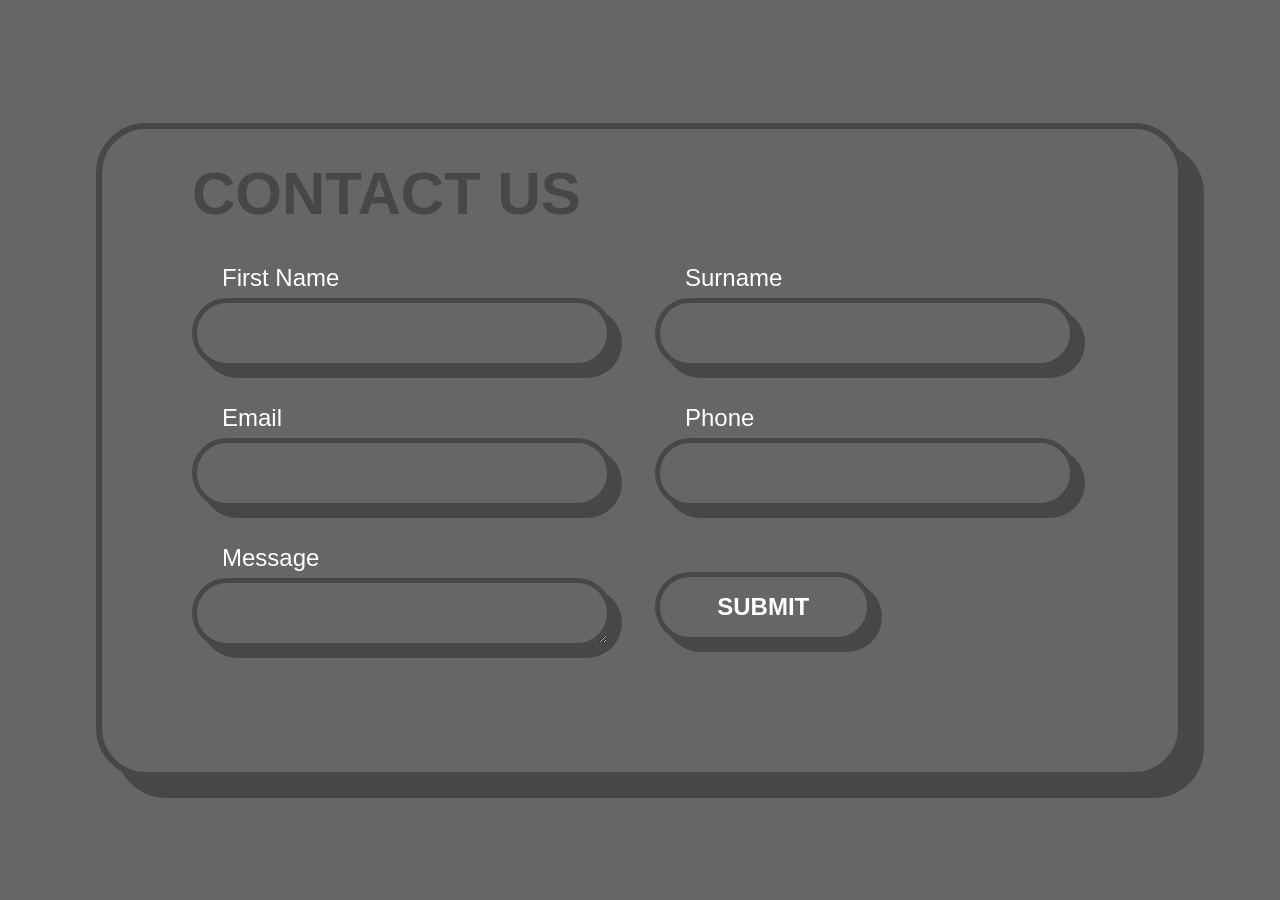
<file: task 4/index.html>
<!DOCTYPE html>
<html lang="en">
<head>
    <meta charset="UTF-8">
    <meta name="viewport" content="width=device-width, initial-scale=1.0">
    <title>contact us</title>
    <link rel="stylesheet" href="style.css">
</head>
<body>
    <div class="card">
        <h2>Contact Us</h2>
        <div class="row">
          <div class="col">
            <div class="form-group">
              <label>First Name</label>
              <input type="text">
            </div>
          </div>
      
          <div class="col">
            <div class="form-group">
              <label>Surname</label>
              <input type="text">
            </div>
          </div>
      
          <div class="col">
            <div class="form-group">
              <label>Email</label>
              <input type="text">
            </div>
          </div>
      
          <div class="col">
            <div class="form-group">
              <label>Phone</label>
              <input type="text">
            </div>
          </div>
      
          <div class="col">
            <div class="form-group">
              <label>Message</label>
              <textarea></textarea>
            </div>
          </div>
      
          <div class="col">
            <input type="submit" value="Submit">
          </div>
        </div>
      </div>
</body>
</html>
</file>
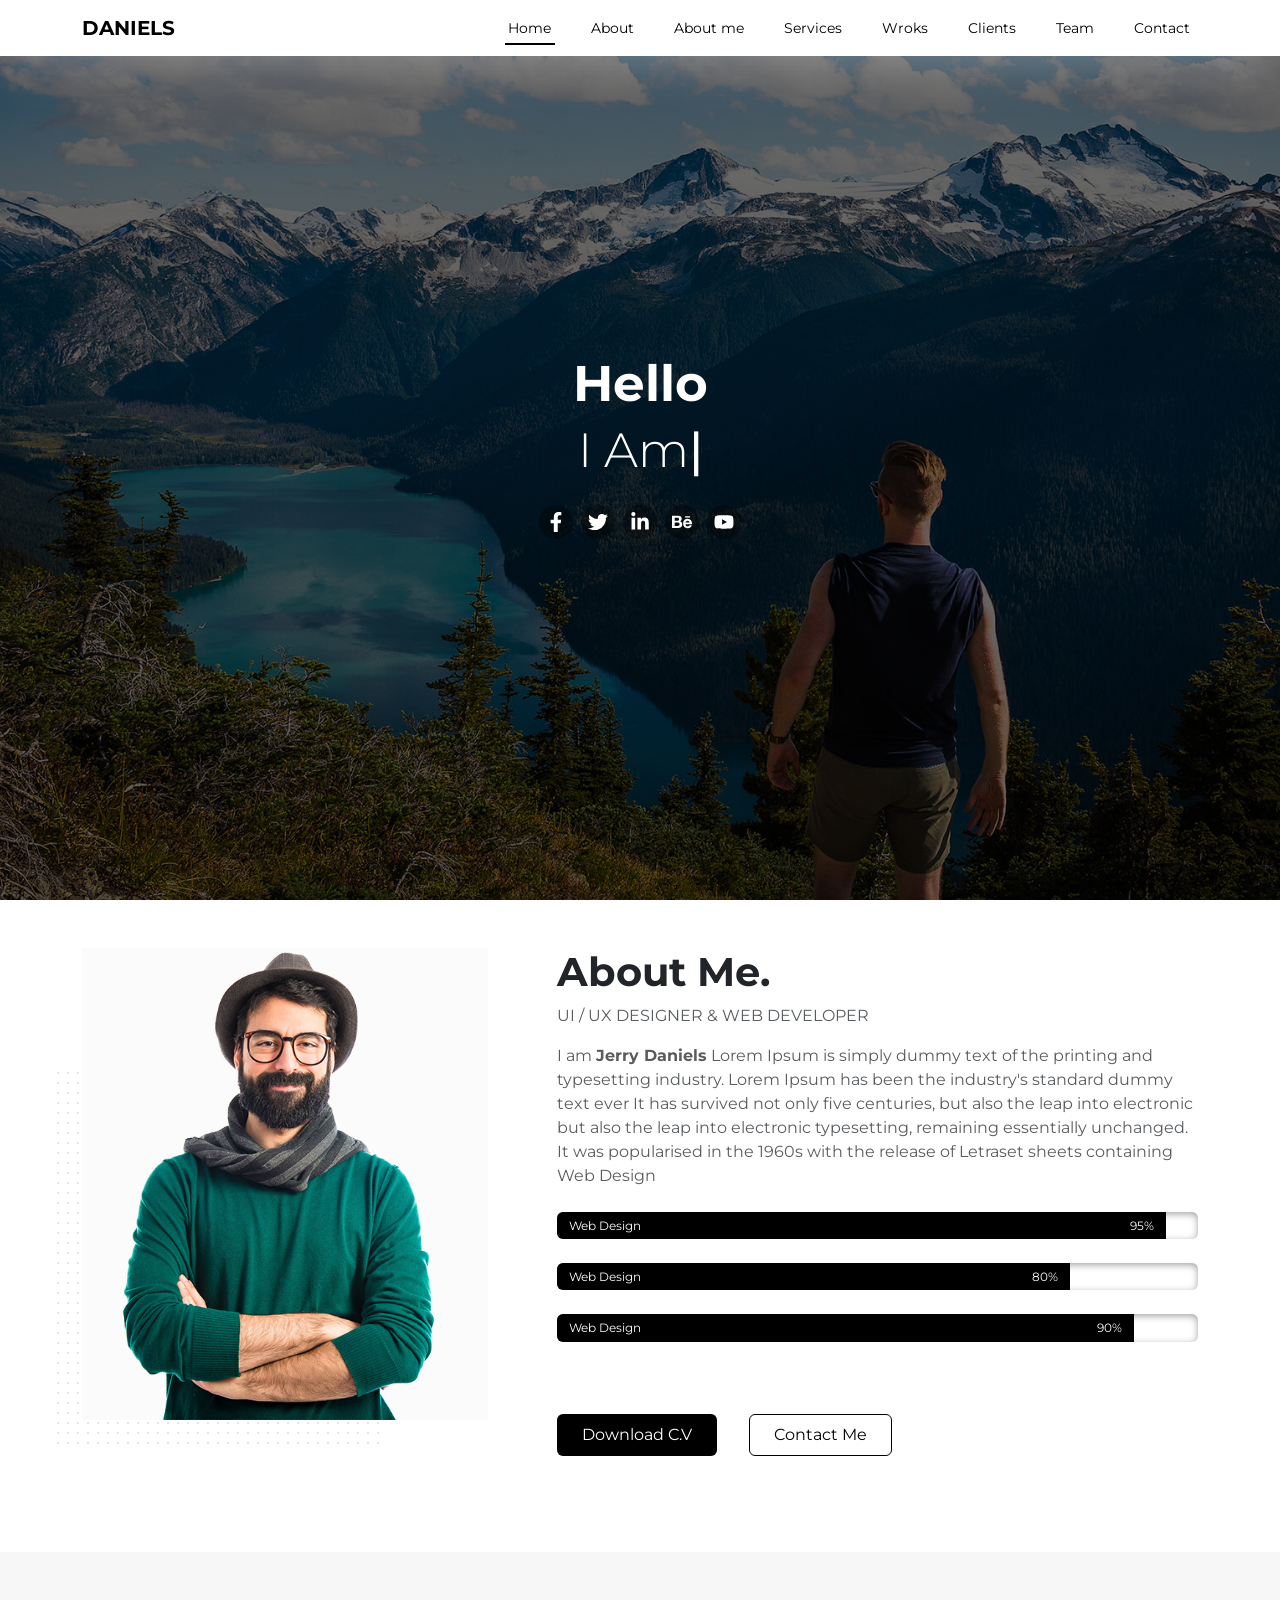
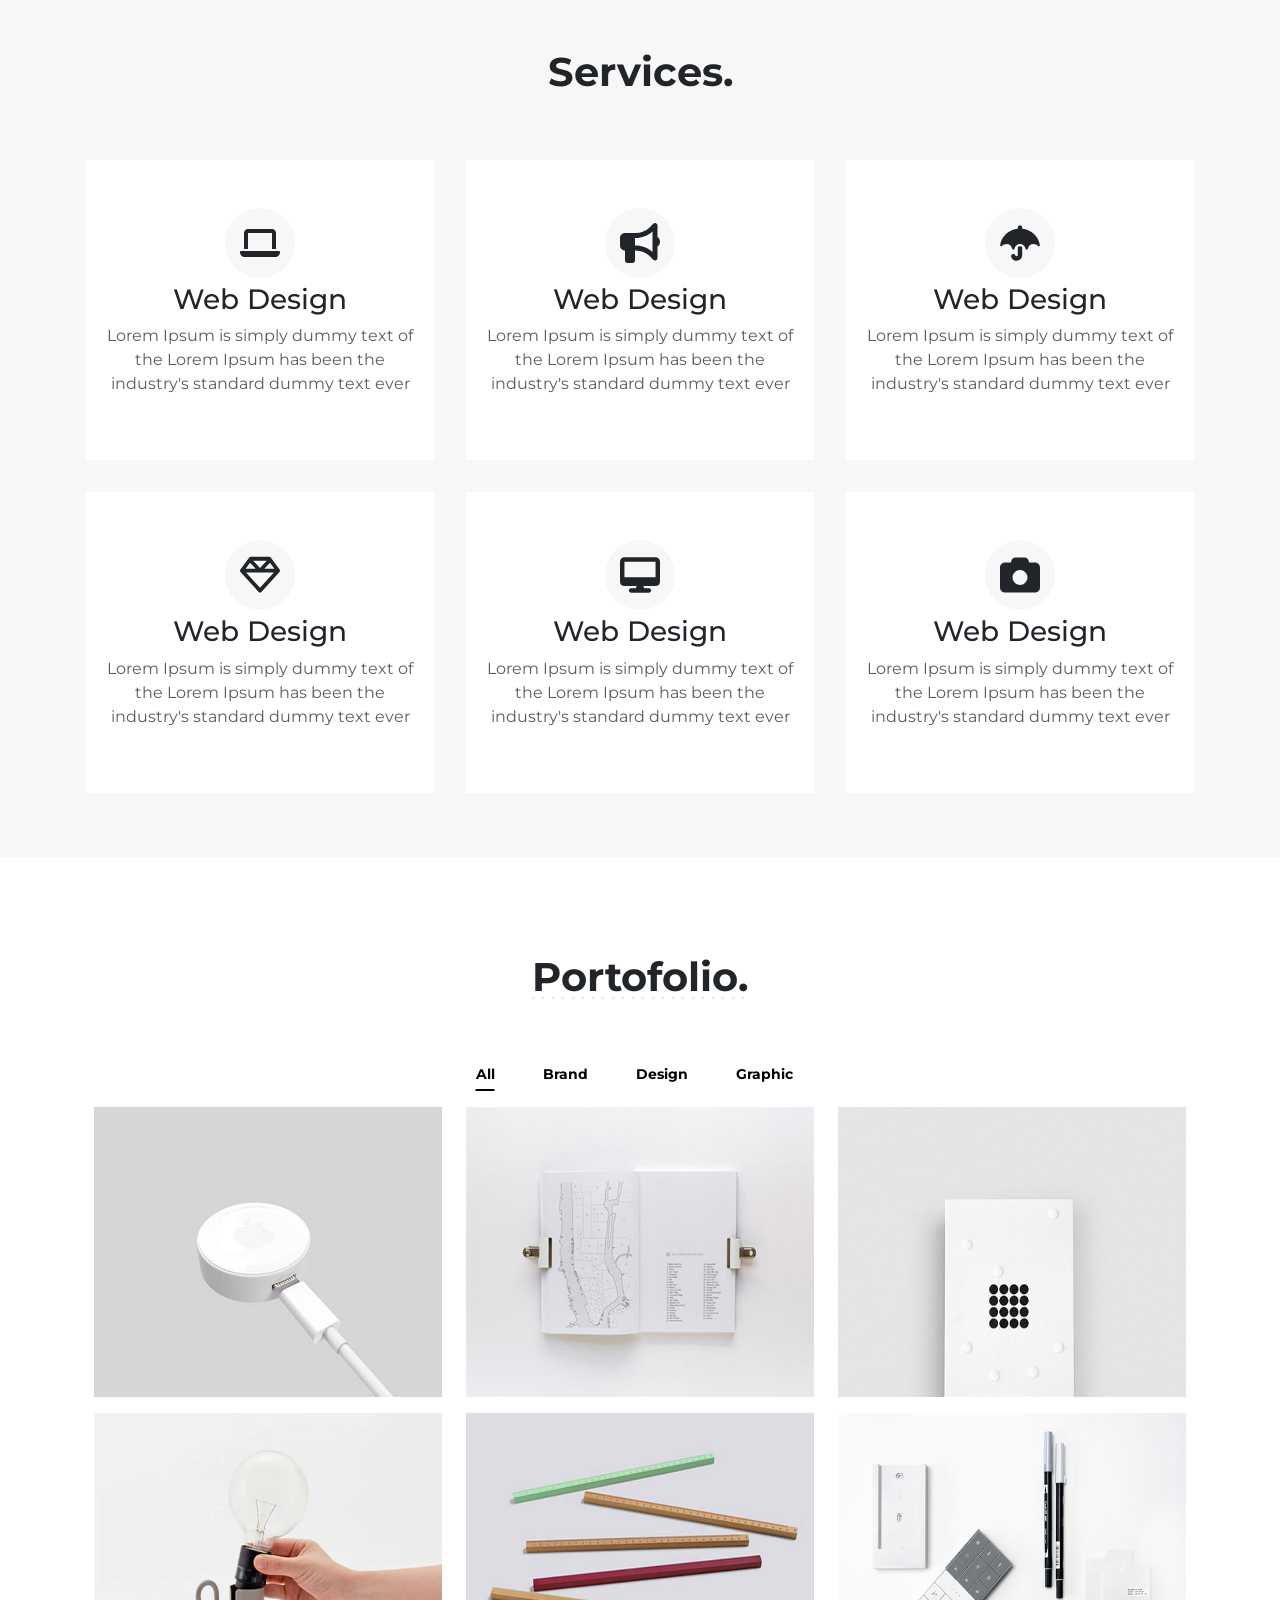
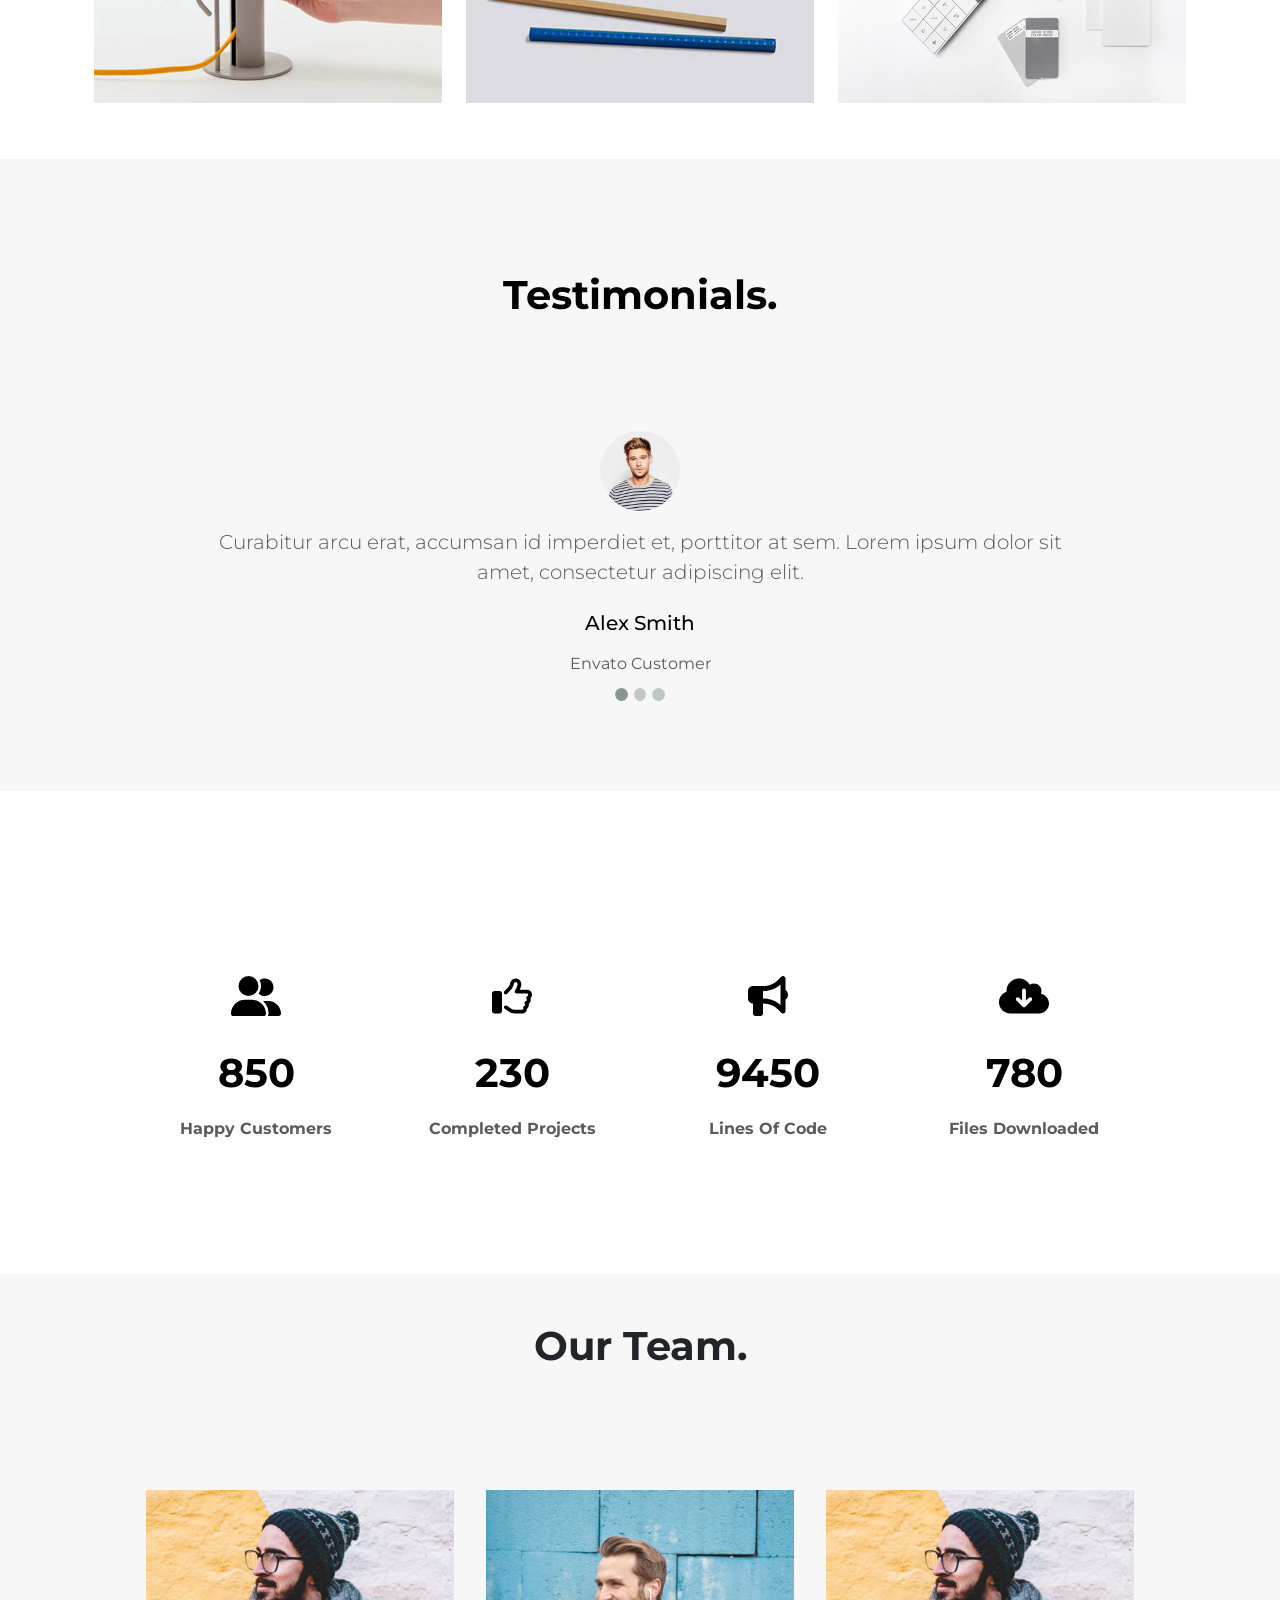
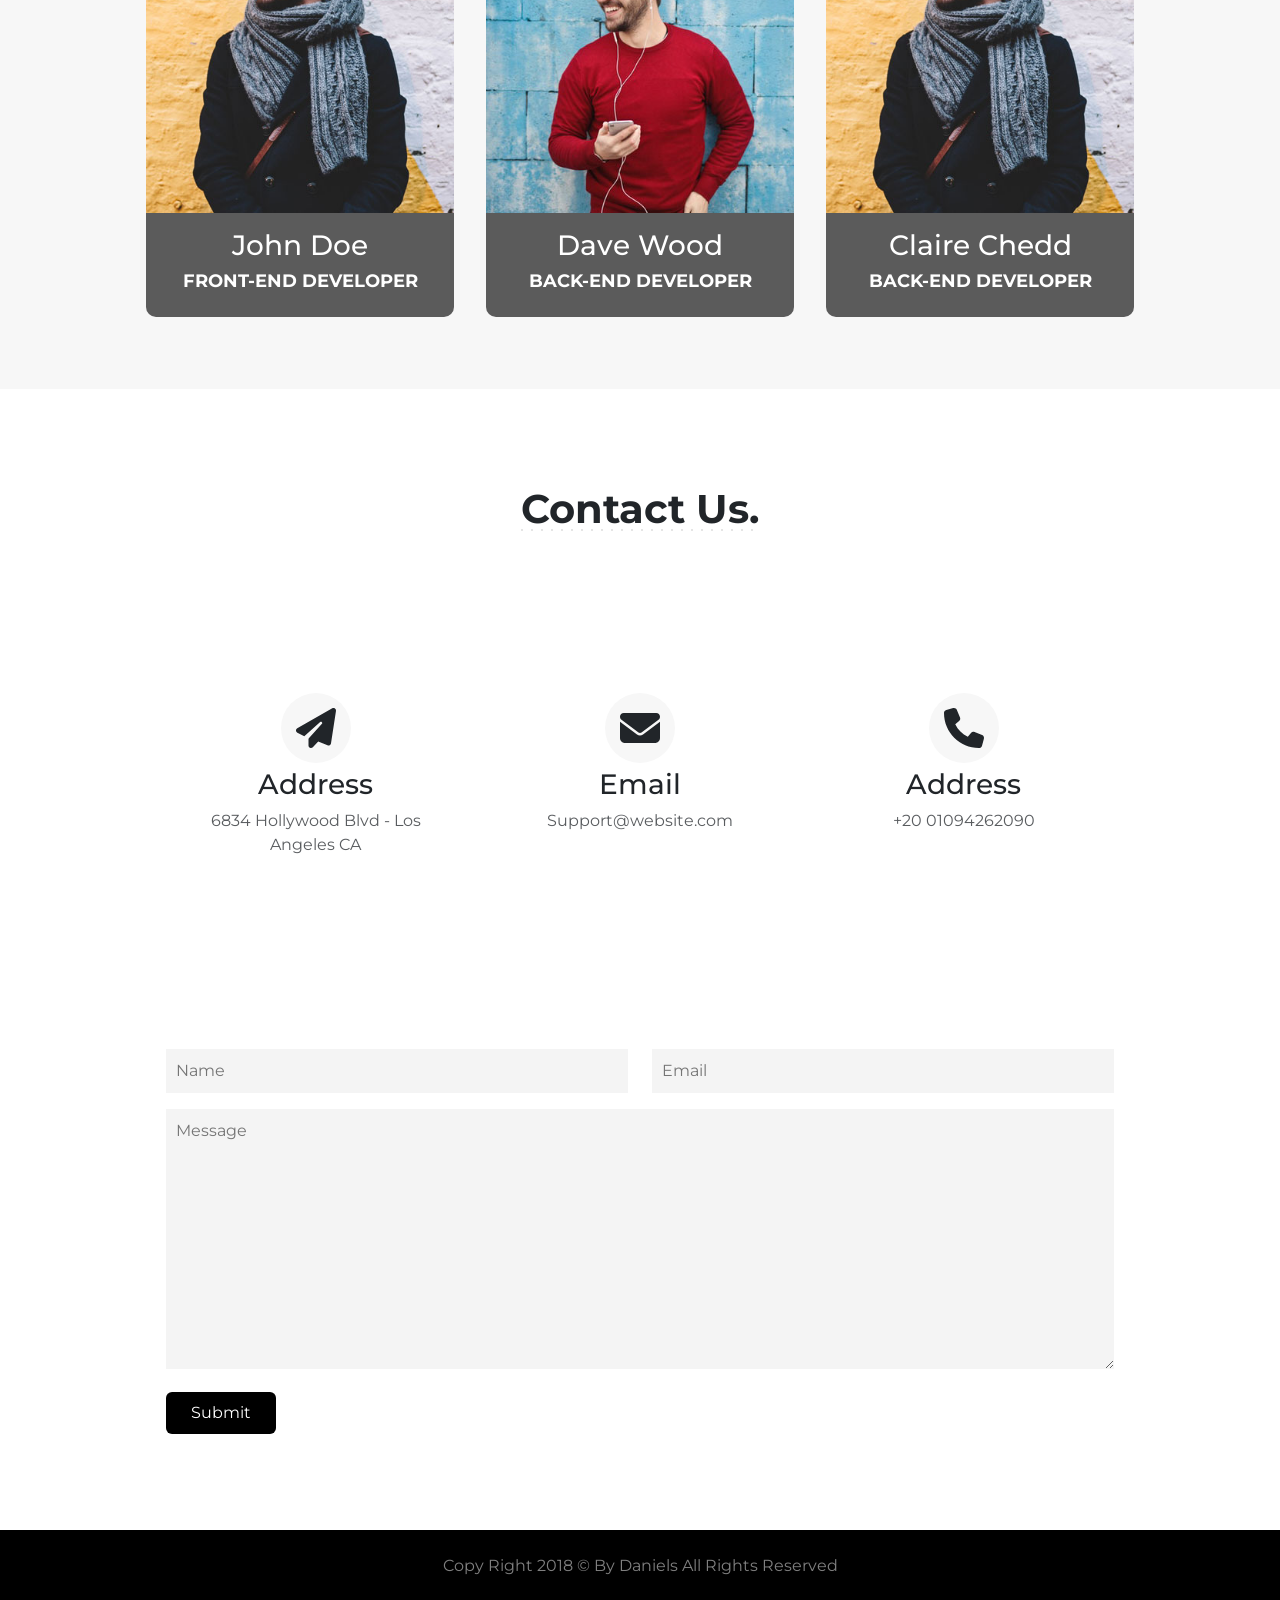
<file: exam/exam4/index.html>
<!DOCTYPE html>
<html lang="en">
<head>
    <meta charset="UTF-8">
    <meta name="viewport" content="width=device-width, initial-scale=1.0">
    <link rel="stylesheet" href="css/all.min.css">
    <link rel="stylesheet" href="css/bootstrap.min.css">
    <link rel="stylesheet" href="css/exam.css">
    <link href="https://fonts.googleapis.com/css2?family=Montserrat:wght@100;200;300;400;500;600;700;800;900&display=swap" rel="stylesheet">
    <script src="js/all.min.js"></script>
    <script src="js/bootstrap.bundle.min.js"></script>
    <title>Exam</title>
</head>
<body data-bs-spy="scroll" data-bs-target="#navbar">
    <!-- Start Nav Bar -->
        <nav  id="navbar" class="navbar navbar-expand-lg bg-white position-fixed w-100">
        <div class="container">
            <a class="navbar-brand text-black fw-bolder" href="#">DANIELS</a>
  <button class="navbar-toggler" type="button" data-bs-toggle="collapse" data-bs-target="#main" aria-controls="main" aria-expanded="false" aria-label="Toggle navigation">
      <i class="fa-solid fa-bars"></i>
  </button>
  <div class="collapse navbar-collapse" id="main">
      <ul class="navbar-nav ms-auto my-2 my-lg-0 d-flex justify-content-between gap-4" style="--bs-scroll-height: 100px;">
      <li class="nav-item">
          <a class="nav-link text-black position-relative active" aria-current="page" href="#home">Home</a>
      </li>
      <li class="nav-item">
          <a class="nav-link position-relative " href="About.html #about">About</a>
      </li>
      <li class="nav-item">
        <a class="nav-link position-relative " href="#about">About me</a>
    </li>
      <li class="nav-item">
          <a class="nav-link position-relative " href="#services">Services</a>
      </li>
      <li class="nav-item">
          <a class="nav-link position-relative " href="#works">Wroks</a>
      </li>
      <li class="nav-item">
          <a class="nav-link position-relative "  href="#clients">Clients</a>
      </li>
      <li class="nav-item">
          <a class="nav-link position-relative " href="#team">Team</a>
      </li>
      <li class="nav-item">
          <a class="nav-link position-relative " href="#contact">Contact</a>
      </li>
      </ul>
  </div>
                        </div>
                      </nav>
    <!-- End Nav Bar -->
    <!-- Start Home-seection -->
    <section id="home" class="home-section d-flex justify-content-center align-items-center position-relative" style="background-image: linear-gradient(rgba(0, 0, 0, 0.593),rgba(0, 0, 0, 0.593)),url(images/bg.jpg); background-position: center center; background-size: cover; height: 100vh;">
        <div class="container">
            <div class="row">
                <div class="home-text text-center text-white">
                    <h1 class="fw-bolder">Hello</h1>
                    <h5><span class="fw-light">I Am</span></h5>
                    <div class="home-social mt-4">
                        <a href=""><span><i class="fa-brands fa-facebook-f"></i></span></a>
                        <a href=""><span><i class="fa-brands fa-twitter"></i></span></a>
                        <a href=""><span><i class="fa-brands fa-linkedin-in"></i></span></a>
                        <a href=""><span><i class="fa-brands fa-behance"></i></span></a>
                        <a href=""><span><i class="fa-brands fa-youtube"></i></span></a>
                 </div>
                </div>
            </div>      
        </div>
    </section>
    <!-- End Home-seection -->

    <!-- Start About Me Section -->
    <section id="about" class="about my-5">
        <div class="container">
            <div class="row">
                <div class="col-md-12">
                    <div class="row">
                        <div class="col-md-5 ">
                            <div class="about-img p-0 ">
  <img src="images/hero.jpg" class=" w-100" alt="hero">
                            </div>
                        </div>
                        <div class="col-md-7 ">
                            <div class="about-content">
  <h2 class="about-title fw-bolder">About Me.</h2>
  <p class="about-subtitle text-muted">UI / UX DESIGNER & WEB DEVELOPER</p>
  <p class="text-muted">I am <Span class="fw-bold">Jerry Daniels</Span> Lorem Ipsum is simply dummy text of the printing and typesetting industry. Lorem Ipsum has been the industry's standard dummy text ever It has survived not only five centuries, but also the leap into electronic but also the leap into electronic typesetting, remaining essentially unchanged. It was popularised in the 1960s with the release of Letraset sheets containing Web Design</p>
  <div class="progress bg-white my-4">
      <div class="progress-bar bg-black px-2 " role="progressbar" style="width: 95%;" aria-valuenow="25" aria-valuemin="0" aria-valuemax="100"><div class="progress-bar-content  d-flex justify-content-between ps-1 pe-1"><span> Web Design</span> <span>95%</span></div></div>
    </div>
  <div class="progress bg-white my-4">
      <div class="progress-bar bg-black px-2 " role="progressbar" style="width: 80%;" aria-valuenow="25" aria-valuemin="0" aria-valuemax="100"><div class="progress-bar-content  d-flex justify-content-between ps-1 pe-1"><span> Web Design</span> <span>80%</span></div></div>
    </div>
  <div class="progress bg-white my-4">
      <div class="progress-bar bg-black px-2 " role="progressbar" style="width: 90%;" aria-valuenow="25" aria-valuemin="0" aria-valuemax="100"><div class="progress-bar-content  d-flex justify-content-between ps-1 pe-1"><span> Web Design</span> <span>90%</span></div></div>
    </div>
    <div class="btn-group my-5">
      <a href="" class="btn btn-1 p-2 px-4 text-center  me-3 rounded">Download C.V</a>
      <a href="" class="btn btn-2 p-2 px-4 text-center  ms-3 rounded">Contact Me</a>

    </div>
                            </div>
                        </div>
                    </div>
                </div>
            </div>
        </div>
    </section>
    <!-- End About Me Section -->
    <!-- Start Services Section -->
    <section id="services" class="services my-5 pb-5 ">
        <div class="container ">
            <div class="title-container d-flex justify-content-center"><h2 class="services-title fw-bolder text-center my-5 position-relative ">Services.</h2></div>

            <div class="row">
                <div class="col-md-4 py-3 px-3 ">
                    <div class="services-box bg-white text-center py-5 px-3 ">
                        <div class="services-icon">
                            <span class="services-span">
  <i class="fa-solid fa-laptop"></i>
                            </span>
                        </div>
                        <div class="services-box-info text-center">
                            <h3>Web Design</h3>
                            <p class="text-muted">Lorem Ipsum is simply dummy text of the Lorem Ipsum has been the industry's standard dummy text ever</p>
                        </div>
                    </div>
                </div>
                <div class="col-md-4 py-3 px-3 ">
                    <div class="services-box bg-white text-center py-5 px-3 ">
                        <div class="services-icon">
                            <span class="services-span">
  <i class="fa-solid fa-bullhorn"></i>
                            </span>
                        </div>
                        <div class="services-box-info text-center">
                            <h3>Web Design</h3>
                            <p class="text-muted">Lorem Ipsum is simply dummy text of the Lorem Ipsum has been the industry's standard dummy text ever</p>
                        </div>
                    </div>
                </div>
                <div class="col-md-4 py-3 px-3 ">
                    <div class="services-box bg-white text-center py-5 px-3 ">
                        <div class="services-icon">
                            <span class="services-span">
  <i class="fa-solid fa-umbrella"></i>
                            </span>
                        </div>
                        <div class="services-box-info text-center">
                            <h3>Web Design</h3>
                            <p class="text-muted">Lorem Ipsum is simply dummy text of the Lorem Ipsum has been the industry's standard dummy text ever</p>
                        </div>
                    </div>
                </div>
                <div class="col-md-4 py-3 px-3 ">
                    <div class="services-box bg-white text-center py-5 px-3 ">
                        <div class="services-icon">
                            <span class="services-span">
  <i class="fa-regular fa-gem"></i>
                            </span>
                        </div>
                        <div class="services-box-info text-center">
                            <h3>Web Design</h3>
                            <p class="text-muted">Lorem Ipsum is simply dummy text of the Lorem Ipsum has been the industry's standard dummy text ever</p>
                        </div>
                    </div>
                </div>
                <div class="col-md-4 py-3 px-3 ">
                    <div class="services-box bg-white text-center py-5 px-3 ">
                        <div class="services-icon">
                            <span class="services-span">
  <i class="fa-solid fa-desktop"></i>
                            </span>
                        </div>
                        <div class="services-box-info text-center">
                            <h3>Web Design</h3>
                            <p class="text-muted">Lorem Ipsum is simply dummy text of the Lorem Ipsum has been the industry's standard dummy text ever</p>
                        </div>
                    </div>
                </div>
                <div class="col-md-4 py-3 px-3 ">
                    <div class="services-box bg-white text-center py-5 px-3 ">
                        <div class="services-icon">
                            <span class="services-span">
  <i class="fa-solid fa-camera"></i>
                            </span>
                        </div>
                        <div class="services-box-info text-center">
                            <h3>Web Design</h3>
                            <p class="text-muted">Lorem Ipsum is simply dummy text of the Lorem Ipsum has been the industry's standard dummy text ever</p>
                        </div>
                    </div>
                </div>
    </section>

    <!-- End Services Section -->
    <!-- Start Portofolio Section -->
    <section id="works" class="portofolio">
        <div class="container ">
            <div class="row">
                <div class="title-container d-flex justify-content-center"><h2 class="services-title fw-bolder text-center my-5 position-relative ">Portofolio.</h2></div>

                <ul class="nav nav-tabs  border-0 d-flex justify-content-center align-items-center mx-auto" id="myTab" role="tablist">
                    <li class="nav-item border-0 mx-4" role="presentation">
                      <button class="nav-link text-black active border-0 fw-bolder" id="all-tab" data-bs-toggle="tab" data-bs-target="#all" type="button" role="tab" aria-controls="all" aria-selected="true">All</button>
                    </li>
                    <li class="nav-item  border-0 mx-4" role="presentation">
                      <button class="nav-link border-0 text-black fw-bolder" id="brand-tab" data-bs-toggle="tab" data-bs-target="#brand" type="button" role="tab" aria-controls="brand" aria-selected="false">Brand</button>
                    </li>
                    <li class="nav-item  border-0 mx-4" role="presentation">
                      <button class="nav-link border-0 text-black fw-bolder" id="design-tab" data-bs-toggle="tab" data-bs-target="#design" type="button" role="tab" aria-controls="design" aria-selected="false">Design</button>
                    </li>
                    <li class="nav-item  border-0 mx-4" role="presentation">
                      <button class="nav-link border-0 text-black fw-bolder" id="graphic-tab" data-bs-toggle="tab" data-bs-target="#graphic" type="button" role="tab" aria-controls="graphic" aria-selected="false">Graphic</button>
                    </li>
                  </ul>
                  <div class="tab-content" id="myTabContent">
                    <div class="tab-pane fade show active" id="all" role="tabpanel" aria-labelledby="home-tab">
                        <div class="container">
                            <div class="row">
  <div class="col-lg-4 col-md-6 py-1 px-1">
      <div class="port-box width-test py-1 px-2 ">
          <div class="port-img">
              <img src="images/1.jpg" class="w-100" alt="">
              <div class="port-overlay">
                  <div class="overlay-content">
                      <h6 class="my-3">web Desgin</h6>
                      <div class="overlay-icons">
                          <span><i class="fa-solid fa-link"></i></span>
                          <span><i class="fa-solid fa-magnifying-glass-plus"></i></span>
                      </div>
                  </div>
              </div>
          </div>
      </div>
  </div>  
  <div class="col-lg-4 col-md-6 py-1 px-1">
      <div class="port-box width-test py-1 px-2">
          <div class="port-img">
              <img src="images/2.jpg" class="w-100" alt="">
              <div class="port-overlay">
                  <div class="overlay-content">
                      <h6 class="my-3">web Desgin</h6>
                      <div class="overlay-icons">
                          <span><i class="fa-solid fa-link"></i></span>
                          <span><i class="fa-solid fa-magnifying-glass-plus"></i></span>
                      </div>
                  </div>
              </div>
          </div>
      </div>
  </div>  
  <div class="col-lg-4 col-md-6 py-1 px-1">
      <div class="port-box width-test py-1 px-2 ">
          <div class="port-img">
              <img src="images/3.jpg" class="w-100" alt="">
              <div class="port-overlay">
                  <div class="overlay-content">
                      <h6 class="my-3">web Desgin</h6>
                      <div class="overlay-icons">
                          <span><i class="fa-solid fa-link"></i></span>
                          <span><i class="fa-solid fa-magnifying-glass-plus"></i></span>
                      </div>
                  </div>
              </div>
          </div>
      </div>
  </div>  
  <div class="col-lg-4 col-md-6 py-1 px-1">
      <div class="port-box width-test py-1 px-2 ">
          <div class="port-img">
              <img src="images/4.jpg" class="w-100" alt="">
              <div class="port-overlay">
                  <div class="overlay-content">
                      <h6 class="my-3">web Desgin</h6>
                      <div class="overlay-icons">
                          <span><i class="fa-solid fa-link"></i></span>
                          <span><i class="fa-solid fa-magnifying-glass-plus"></i></span>
                      </div>
                  </div>
              </div>
          </div>
      </div>
  </div>  
  <div class="col-lg-4 col-md-6 py-1 px-1">
      <div class="port-box width-test py-1 px-2 ">
          <div class="port-img">
              <img src="images/5.jpg" class="w-100" alt="">
              <div class="port-overlay">
                  <div class="overlay-content">
                      <h6 class="my-3">web Desgin</h6>
                      <div class="overlay-icons">
                          <span><i class="fa-solid fa-link"></i></span>
                          <span><i class="fa-solid fa-magnifying-glass-plus"></i></span>
                      </div>
                  </div>
              </div>
          </div>
      </div>
  </div>  
  <div class="col-lg-4 col-md-6 py-1 px-1">
      <div class="port-box width-test py-1 px-2 ">
          <div class="port-img">
              <img src="images/6 (1).jpg" class="w-100" alt="">
              <div class="port-overlay">
                  <div class="overlay-content">
                      <h6 class="my-3">web Desgin</h6>
                      <div class="overlay-icons">
                          <span><i class="fa-solid fa-link"></i></span>
                          <span><i class="fa-solid fa-magnifying-glass-plus"></i></span>
                      </div>
                  </div>
              </div>
          </div>
      </div>
  </div>  
                            </div>
                        </div>
                    </div>
                    <!-- ============================================================================== -->
                    <div class="tab-pane fade" id="brand" role="tabpanel" aria-labelledby="profile-tab">
                        <div class="container">
                            <div class="row">
  <div class="col-lg-4 col-md-6 py-1 px-1">
      <div class="port-box width-test px-2 ">
          <div class="port-img">
              <img src="images/4.jpg" class="w-100" alt="">
              <div class="port-overlay">
                  <div class="overlay-content">
                      <h6 class="my-3">web Desgin</h6>
                      <div class="overlay-icons">
                          <span><i class="fa-solid fa-link"></i></span>
                          <span><i class="fa-solid fa-magnifying-glass-plus"></i></span>
                      </div>
                  </div>
              </div>
          </div>
      </div>
  </div>  
  <div class="col-lg-4 col-md-6 py-1 px-1">
      <div class="port-box width-test px-2 ">
          <div class="port-img">
              <img src="images/6 (1).jpg" class="w-100" alt="">
              <div class="port-overlay">
                  <div class="overlay-content">
                      <h6 class="my-3">web Desgin</h6>
                      <div class="overlay-icons">
                          <span><i class="fa-solid fa-link"></i></span>
                          <span><i class="fa-solid fa-magnifying-glass-plus"></i></span>
                      </div>
                  </div>
              </div>
          </div>
      </div>
  </div>  
                            </div>
                        </div>
                    </div>
                    <div class="tab-pane fade" id="design" role="tabpanel" aria-labelledby="contact-tab">
                        <div class="container">
                            <div class="row">
  <div class="col-lg-4 col-md-6 py-1 px-1">
      <div class="port-box width-test px-2 ">
          <div class="port-img">
              <img src="images/2.jpg" class="w-100" alt="">
              <div class="port-overlay">
                  <div class="overlay-content">
                      <h6 class="my-3">web Desgin</h6>
                      <div class="overlay-icons">
                          <span><i class="fa-solid fa-link"></i></span>
                          <span><i class="fa-solid fa-magnifying-glass-plus"></i></span>
                      </div>
                  </div>
              </div>
          </div>
      </div>
  </div>  
  <div class="col-lg-4 col-md-6 py-1 px-1">
      <div class="port-box width-test px-2">
          <div class="port-img">
              <img src="images/5.jpg" class="w-100" alt="">
              <div class="port-overlay">
                  <div class="overlay-content">
                      <h6 class="my-3">web Desgin</h6>
                      <div class="overlay-icons">
                          <span><i class="fa-solid fa-link"></i></span>
                          <span><i class="fa-solid fa-magnifying-glass-plus"></i></span>
                      </div>
                  </div>
              </div>
          </div>
      </div>
  </div> 
                            </div>
                        </div>
                    </div>
                    <div class="tab-pane fade" id="graphic" role="tabpanel" aria-labelledby="contact-tab">
                        <div class="container">
                            <div class="row">
                            <div class="col-lg-4 col-md-6 py-1 px-1 ">
                            <div class="port-box width-test px-2  ">
  <div class="port-img">
      <img src="images/1.jpg" class="w-100" alt="">
      <div class="port-overlay">
          <div class="overlay-content">
              <h6 class="my-3">web Desgin</h6>
              <div class="overlay-icons">
                  <span><i class="fa-solid fa-link"></i></span>
                  <span><i class="fa-solid fa-magnifying-glass-plus"></i></span>
              </div>
          </div>
      </div>
  </div>
                            </div>
                        </div>  
                        <div class="col-lg-4 col-md-6 py-1 px-1">
                            <div class="port-box width-test  px-2">
  <div class="port-img">
      <img src="images/3.jpg" class="w-100" alt="">
      <div class="port-overlay">
          <div class="overlay-content">
              <h6 class="my-3">web Desgin</h6>
              <div class="overlay-icons">
                  <span><i class="fa-solid fa-link"></i></span>
                  <span><i class="fa-solid fa-magnifying-glass-plus"></i></span>
              </div>
          </div>
      </div>
  </div>
                            </div>
                        </div>  
                        <div class="col-lg-4 col-md-6 py-1 px-1">
                            <div class="port-box width-test px-2">
  <div class="port-img">
      <img src="images/5.jpg" class="w-100" alt="">
      <div class="port-overlay">
          <div class="overlay-content">
              <h6 class="my-3">web Desgin</h6>
              <div class="overlay-icons">
                  <span><i class="fa-solid fa-link"></i></span>
                  <span><i class="fa-solid fa-magnifying-glass-plus"></i></span>
              </div>
          </div>
      </div>
  </div>
                            </div>
                        </div>  
                            </div>
                        </div>
                    </div>
                  </div>
            </div>
        </div>
    </section>
    <!-- End Portofolio Section -->

    <!-- Start Testimonials -->
    <div id="clients" class="slider-section text-center d-flex justify-content-center align-items-center align-content-center fs-4  text-black my-5 ">
        <div class="container">
            <div class="title-container d-flex justify-content-center"><h2 class="services-title fw-bolder text-center my-5 position-relative ">Testimonials.</h2></div>
          <div class="row">
            <div class="col-sm-12">
              <div id="carouselExampleCaptions" class="carousel slide">
                <div class="carousel-indicators">
                  <button type="button" data-bs-target="#carouselExampleCaptions" data-bs-slide-to="0" class="active btnn-1" aria-current="true" aria-label="Slide 1"></button>
                  <button class=" btnn-1" type="button" data-bs-target="#carouselExampleCaptions" data-bs-slide-to="1" aria-label="Slide 2"></button>
                  <button class=" btnn-1" type="button" data-bs-target="#carouselExampleCaptions" data-bs-slide-to="2" aria-label="Slide 3"></button>
                </div>
                <div class="carousel-inner p-5">
                  <div class="carousel-item active">
                    <div class="testimonial-box">
                    <div class="author-test">
                      <img src="images/Testo 1.jpg" alt="" class="author-img rounded-circle b-shadow-a m-3">
                    </div>
                    <div class="content-test ">
                        <p class="description lead text-muted ">
                            Curabitur arcu erat, accumsan id imperdiet et, porttitor at sem. Lorem ipsum dolor sit amet,
                            consectetur adipiscing elit.
                          </p>
                      <h5 class="author mt-4">Alex Smith</h5>
                      <span class="text-muted fs-6">Envato Customer</span>
                    </div>
                  </div>
                  </div>
                  <div class="carousel-item">
                    <div class="testimonial-box">
                        <div class="author-test">
                          <img src="images/Testo 1.jpg" alt="" class="author-img rounded-circle b-shadow-a m-3">
                        </div>
                        <div class="content-test ">
                            <p class="description lead text-muted ">
  Curabitur arcu erat, accumsan id imperdiet et, porttitor at sem. Lorem ipsum dolor sit amet,
  consectetur adipiscing elit.
</p>
                          <h5 class="author mt-4">Alex Smith</h5>
                          <span class="text-muted fs-6">Envato Customer</span>
                        </div>
                      </div>
                  </div>
                  <div class="carousel-item">
                    <div class="testimonial-box">
                        <div class="author-test">
                          <img src="images/Testo 1.jpg" alt="" class="author-img rounded-circle b-shadow-a m-3">
                        </div>
                        <div class="content-test">
                            <p class="description lead text-muted ">
  Curabitur arcu erat, accumsan id imperdiet et, porttitor at sem. Lorem ipsum dolor sit amet,
  consectetur adipiscing elit.
</p>
                          <h5 class="author mt-4">Alex Smith</h5>
                          <span class="text-muted fs-6">Envato Customer</span>
                        </div>
                      </div>
                  </div>
                </div>
              </div>
            </div>
          </div>
        </div>
      </div>
    <!-- End Testimonials -->

    <!-- Start Counter Section -->
    <div  class="section-counter text-center d-flex justify-content-center align-items-center align-content-center fs-4 ">
        <div class="container position-relative ">
          <div class="row">
            <div class="col-md-3 col-lg-3">
              <div class="counter-box counter-box pt-4 pt-md-0">
                <div class="counter-ico fs-2 mb-3">
                  <span class="ico-circle fs-1 fw-bolder"><i class="fa-solid fa-user-group"></i></span>
                </div>
                <div class="counter-num">
                  <p data-purecounter-start="0" data-purecounter-end="450" data-purecounter-duration="0" class="counter purecounter fw-bolder fs-1">850</p>
                  <h6 class="counter-text text-muted fw-bold ">Happy Customers</h6>
                </div>
              </div>
            </div>
            <div class="col-md-3 col-lg-3">
              <div class="counter-box pt-4 pt-md-0">
                <div class="counter-ico fs-2 mb-3">
                  <span class="ico-circle fs-1 fw-bolder"><i class="fa-regular fa-thumbs-up"></i></span>
                </div>
                <div class="counter-num">
                  <p data-purecounter-start="0" data-purecounter-end="25" data-purecounter-duration="0" class="counter purecounter fw-bolder fs-1 ">230</p>
                  <h6 class="counter-text text-muted fw-bold">Completed Projects</h6>
                </div>
              </div>
            </div>
            <div class="col-md-3 col-lg-3">
              <div class="counter-box pt-4 pt-md-0">
                <div class="counter-ico fs-2 mb-3">
                  <span class="ico-circle fw-bolder fs-1 "><i class="fa-solid fa-bullhorn"></i></span>
                </div>
                <div class="counter-num">
                  <p data-purecounter-start="0" data-purecounter-end="550" data-purecounter-duration="0" class="counter purecounter fw-bolder fs-1 ">9450</p>
                  <h6 class="counter-text text-muted fw-bold ">Lines Of Code</h6>
                </div>
              </div>
            </div>
            <div class="col-md-3 col-lg-3">
              <div class="counter-box pt-4 pt-md-0">
                <div class="counter-ico fs-2 mb-3">
                  <span class="ico-circle fw-bolder fs-1 "><i class="fa-solid fa-cloud-arrow-down"></i></span>
                </div>
                <div class="counter-num">
                  <p data-purecounter-start="0" data-purecounter-end="48" data-purecounter-duration="0" class="counter purecounter fw-bolder fs-1 ">780</p>
                  <h6 class="counter-text text-muted fw-bold">Files Downloaded</h6>
                </div>
              </div>
            </div>
          </div>
        </div>
      </div>
    <!-- End Counter Section -->

    <!-- Start Team Section -->
    <section id="team" class="team">
        <div class="container ">
            <div class="row">
                <div class="title-container d-flex justify-content-center"><h2 class="services-title fw-bolder text-center my-5 position-relative ">Our Team.</h2></div>
                <div class="members-area ">
                    <div class="container">
                        <div class="row p-5">
                            <div class="col-lg-4 col-md-12   my-4">
  <div class="member-box px-1">
      <div class="member-img">
          <img class="w-100 team-member" src="images/Testo 2.jpg" alt="">
          <div class="team-overlay">
              <ul class=" list-unstyled d-flex justify-content-between align-items-center ">
                  <li class="mx-2"><span class=""></span><i class="fa-brands fa-facebook-f"></i></li>
                  <li class="mx-2"><span class=""><i class="fa-brands fa-twitter fs-3"></i></li>
                  <li class="mx-2"><span class=""><i class="fa-brands fa-pinterest-p fs-3"></i></li>
                  <li class="mx-2"><span class=""><i class="fa-brands fa-linkedin-in fs-3"></i></li>
              </ul>
          </div>
      </div>
      <div class="member-info text-white text-center py-3 ">
          <h3>John Doe</h3>
          <h5 class="fw-bold member-info-first">FRONT-END DEVELOPER</h5>
      </div>
  </div>
                            </div>
                            <div class="col-lg-4 col-md-12 my-4">
  <div class="member-box px-1">
      <div class="member-img">
          <img class="w-100 team-member" src="images/Testo 3.jpg" alt="">
          <div class="team-overlay">
              <ul class=" list-unstyled d-flex justify-content-between align-items-center ">
                  <li class="mx-2"><span class=""></span><i class="fa-brands fa-facebook-f"></i></li>
                  <li class="mx-2"><span class=""><i class="fa-brands fa-twitter fs-3"></i></li>
                  <li class="mx-2"><span class=""><i class="fa-brands fa-pinterest-p fs-3"></i></li>
                  <li class="mx-2"><span class=""><i class="fa-brands fa-linkedin-in fs-3"></i></li>
              </ul>
          </div>
      </div>
                                    <div class="member-info text-white text-center py-3 ">
                                        <h3>Dave Wood</h3>
                                        <h5 class="member-info-first fw-bold">BACK-END DEVELOPER</h5>
                                    </div>
                                </div>
                            </div>
                            <div class="col-lg-4 col-md-12   my-4">
                                <div class="member-box px-1">
                                    <div class="member-img">
                                        <img class="w-100 team-member" src="images/Testo 2.jpg" alt="">
                                        <div class="team-overlay">
                                            <ul class=" list-unstyled d-flex justify-content-between align-items-center ">
                                                <li class="mx-2"><span class=""></span><i class="fa-brands fa-facebook-f"></i></li>
                                                <li class="mx-2"><span class=""><i class="fa-brands fa-twitter fs-3"></i></li>
                                                <li class="mx-2"><span class=""><i class="fa-brands fa-pinterest-p fs-3"></i></li>
                                                <li class="mx-2"><span class=""><i class="fa-brands fa-linkedin-in fs-3"></i></li>
                                            </ul>
                                        </div>
                                    </div>
                                    <div class="member-info text-white text-center py-3 ">
                                        <h3>Claire Chedd</h3>
                                        <h5 class="fw-bold member-info-first ">BACK-END DEVELOPER</h5>
                                    </div>
                                </div>
                            </div>

                        </div>
                    </div>
                </div>                
            </div>
        </div>
    </section>
    <!-- End Team Section -->

    <!-- Start Contact Section -->
    <section id="contact" class="contact"> 
        <div class="container  p-5">
            <div class="title-container d-flex justify-content-center"><h2 class="services-title fw-bolder text-center my-5 position-relative ">Contact Us.</h2></div>
            <div class="row p-5">
                <div class="col-md-4 py-3 px-3 ">
                    <div class="services-box bg-white text-center py-5 px-3 ">
                        <div class="services-icon">
                            <span class="services-span">
                                <i class="fa-solid fa-paper-plane"></i>
                            </span>
                        </div>
                        <div class="services-box-info text-center">
                            <h3>Address</h3>
                            <p class="text-muted">6834 Hollywood Blvd - Los Angeles CA</p>
                        </div>
                    </div>
                </div>
                <div class="col-md-4 py-3 px-3 ">
                    <div class="services-box bg-white text-center py-5 px-3 ">
                        <div class="services-icon">
                            <span class="services-span">
                                <i class="fa-solid fa-envelope"></i>
                            </span>
                        </div>
                        <div class="services-box-info text-center">
                            <h3>Email</h3>
                            <p class="text-muted">Support@website.com</p>
                        </div>
                    </div>
                </div>
                <div class="col-md-4 py-3 px-3 ">
                    <div class="services-box bg-white text-center py-5 px-3 ">
                        <div class="services-icon">
                            <span class="services-span">
                                <i class="fa-solid fa-phone"></i>
                            </span>
                        </div>
                        <div class="services-box-info text-center">
                            <h3>Address</h3>
                            <p class="text-muted">+20 01094262090</p>
                        </div>
                    </div>
                </div>
            </div>
            <form class="p-5" action="">
                <div class="row ">
                    <div class="col-md-6 input-test">
                        <input class="w-100 border-0 mt-3" type="text" placeholder="Name">
                    </div>
                    <div class="col-md-6 input-test">
                        <input class=" w-100 border-0 mt-3" type="email" placeholder="Email">
                    </div>
                </div>
                <div class="row">
                    <div class="col-md-12 input-test">
                        <textarea placeholder="Message" name="" id="" cols="30" rows="10" class=" w-100 border-0 mt-3"></textarea>
                        <a href="" class="btn btn-1 p-2 px-4 text-center  rounded mt-3 ">Submit</a>
                    </div>
                </div>
            </div>
            </form>
    </section>
    <!-- End Contact Section -->

    <!-- Start CopyRight Section -->
    <section class="copyright bg-black py-4">
        <div class="container ">
            <div class="row text-center text-white-50">
                <span>Copy Right 2018 © By Daniels All Rights Reserved</span>
            </div>
        </div>
    </section>
    <!-- End CopyRight Section -->
</body>
</html>
</file>
<file: task 4/style.css>
* {
    margin: 0;
    padding: 0;
    border-size: border-box;
  }
  
  html, body {
    height: 100vh;
    background: #666666;
    font-family: 'Balsamiq Sans', sans-serif;
  }
  
  body {
    display: flex;
    align-items: center;
    justify-content: center;
  }
  
  .card {
    width: 70%;
    padding: 30px 90px 90px 90px;
    border: 6px solid rgba(0, 0, 0, 0.3);
    box-shadow: 20px 20px 0 rgba(0, 0, 0, 0.3);
    border-radius: 50px;
    position: relative;
  }
  
  .card h2 {
    color: rgba(0, 0, 0, 0.3);
    font-size: 60px;
    text-transform: uppercase;
  }
  
  .card .row {
    position: relative;
    width: 100%;
    display: grid;
    grid: auto / auto auto;
    grid-template-columns: repeat(auto-fit,minmax(40%, 1fr));
    grid-gap: 30px;
  }
  
  .card .row .col {
    position: relative;
    width: 100%;
    margin: 30px 20px 40px 0;
    transition: 0.5s;
  }
  
  .card .row .form-group {
    position: relative;
    width: 100%;
    height: 40px;
    color: #ffffff;
  }
  
  .card .row .form-group input,
  .card .row .form-group textarea {
    position: absolute;
    width: 90%;
    height: 100%;
    background: transparent;
    outline: none;
    font-size: 24px;
    padding: 10px 0 10px 20px;
    border: 5px solid rgba(0, 0, 0, 0.3);
    box-shadow: 10px 10px 0 rgba(0, 0, 0, 0.3);
    color: #ffffff;
    border-radius: 50px;
  }
  
  .card .row .form-group label {
    line-height: 40px;
    color: #ffffff;
    font-size: 24px;
    margin: 0 0 0 30px;
    display: block;
    pointer-events: none;
  }
  
  .row .col:nth-child(6) {
    margin-top: 64px;
  }
  .card .row .form-group input:focus,
.card .row .form-group textarea:focus {
  border: 5px solid #ffffff;
  transition: all 0.5s;
}

.card .row input[type="submit"] {
  border: 5px solid rgba(0, 0, 0, 0.3);
  box-shadow: 10px 10px 0 rgba(0, 0, 0, 0.3);
  padding: 10px;
  height: 100%;
  width: 50%;
  cursor: pointer;
  outline: none;
  background: transparent;
  text-transform: uppercase;
  color: #ffffff;
  line-height: 40px;
  font-size: 24px;
  font-weight: 700;
  border-radius: 45px;
  transition: all 0.4s;
}

.card .row input[type="submit"]:hover {
  border: 5px solid rgba(255, 255, 255, 1);
  color: #ffffff;
  transition: all 0.4s;
}

@media screen and (max-width: 900px) {
  .card .row {
    grid-template-columns: repeat(auto-fit,minmax(70%, 1fr));
  }
  
  .card {
    padding: 20px;
  }
  
  .card h2 {
    font-size: 34px;
  }
  
  .card .row input[type="submit"] {
    width: 100%;
  }
}
</file>
<file: exam/exam4/css/exam.css>
/* Start Global Vlaues */
*{
    font-family: 'Montserrat', sans-serif;
    box-sizing: border-box;

}
body{
   margin: 0;
    padding: 0;
    /* height: 10000 px; */
}

/* End Global Vlaues */

/* Start Home */
.home-section{
    overflow: hidden;
    background-attachment: scroll;
}

.navbar{
    z-index: 1000;
    box-shadow: 0px 5px 50px rgba(224, 224, 224, 0.405);
    
}

.navbar-toggler:focus{
    box-shadow: none;
}
.nav-link{
    color: black;
    margin: 0%;
    padding: 0%;
    font-size: 14px;
}
.nav-link:hover{
    color: rgb(205, 50, 50);
}
.nav-link:focus{
    color: black;
}
.navbar .navbar-nav .nav-link.active{
    transition: all 400ms linear;
}
.navbar .navbar-nav .nav-link.active::after{
    content: "";
    background-color: black;
    width: 50px;
    height: 2px;
    position: absolute;
    top: 25px;
    left: 50%;
    transform: translateX(-50%);
    transition: all 400ms linear;
}

@media (max-width: 991px) { 
    .navbar .navbar-nav .nav-link.active::after{
        content: "";
        background-color: white;
        width: 50px;
        height: 0px;
        position: absolute;
        top: 25px;
        left: 50%;
        transform: translateX(-50%);
    }
}

.home-text h1{
    font-size: 50px;
}
.home-text h5{
    font-size: 3rem;
}
.home-text h5::after{
    content: '|';
    animation: typing 10s linear infinite;
}
@keyframes typing {
    0% {
        content: " L|";
    }

    1% {
        content: " La|";
    }

    2% {
        content: " Larr|";
    }

    3% {
        content: " Larry|";
    }

    4% {
        content: " Larry |";
    }

    5% {
        content: " Larry D|";
    }

    6% {
        content: " Larry Da|";
    }

    7% {
        content: " Larry Dan|";
    }

    8% {
        content: " Larry Dani|";
    }

    9% {
        content: " Larry Danie|";
    }

    10% {
        content: " Larry Daniel|";
    }

    11% {
        content: " Larry Daniels|";
    }

    13% {
        content: " Larry Daniels.|";
    }

    14% {
        content: " Larry Daniels.|";
    }

    15% {
        content: " Larry Daniels.|";
    }

    16% {
        content: " Larry Daniels|";
    }

    17% {
        content: "  Larry Daniel|";
    }

    18% {
        content: " Larry Danie|";
    }

    19% {
        content: " Larry Dani|";
    }

    20% {
        content: " Larry Dan|";
    }

    21% {
        content: " Larry Da|";
    }

    22% {
        content: " Larry D|";
    }

    23% {
        content: " Larry |";
    }

    24% {
        content: " Larry|";
    }

    25% {
        content: " Larr|";
    }

    25% {
        content: " Lar|";
    }

    26% {
        content: " La|";
    }

    27% {
        content: " L|";
    }

    28% {
        content: " |";
    }

    29% {
        content: "|";
    }

    30% {
        content: " |";
    }

    31% {
        content: " D|";
    }

    32% {
        content: " De|";
    }

    33% {
        content: " Des|";
    }

    34% {
        content: " Desi|";
    }

    35% {
        content: " Desig|";
    }

    36% {
        content: " Design|";
    }

    37% {
        content: " Designe";
    }

    38% {
        content: " Designer|";
    }

    39% {
        content: " Designer.|";
    }

    40% {
        content: " Designer.|";
    }

    41% {
        content: " Designer|";
    }

    42% {
        content: " Designe|";
    }

    43% {
        content: " Design|";
    }

    44% {
        content: " Desig|";
    }

    45% {
        content: " Desi|";
    }

    46% {
        content: " Des|";
    }

    47% {
        content: "  De|";
    }

    48% {
        content: " D|";
    }

    49% {
        content: " |";
    }

    50% {
        content: "|";
    }

    51% {
        content: "|";
    }

    52% {
        content: " |";
    }

    53% {
        content: " D|";
    }

    54% {
        content: " De|";
    }

    55% {
        content: " Dev|";
    }

    56% {
        content: " Deve|";
    }

    57% {
        content: " Devel|";
    }

    58% {
        content: " Develo|";
    }

    59% {
        content: " Develop|";
    }

    60% {
        content: " Develope|";
    }

    61% {
        content: " Developer|";
    }

    62% {
        content: " Developer.|";
    }

    63% {
        content: " Develope|";
    }

    64% {
        content: " Develop|";
    }

    65% {
        content: " Develo|";
    }

    66% {
        content: " Devel|";
    }

    67% {
        content: " Deve|";
    }

    68% {
        content: " Dev|";
    }

    69% {
        content: " De|";
    }

    70% {
        content: " D|";
    }

    71% {
        content: " |";
    }

    72% {
        content: "|";
    }

    73% {
        content: "|";
    }
    100% {
        content: "|";
    }


}

.home-social a span svg{
    width: 20px;
    height: 20px;
    background-color: rgba(0, 0, 0, 0.364);
    color: white;
    border-radius: 50px;
    padding: 7px;
    margin: 2px;
}

/* End Home */

/* Start About */
.about-img{
    width: 90%;
    position: relative;
}
.about .about-img::after{
    content: "";
    width: 80%;
    height: 80%;
    position: absolute;
    left: -25px;
    bottom: -30px;
    background-image: url(..//images/dots.png);
    background-repeat: repeat;
    z-index: -1;
}
.progress{
    height: 1.7rem;
    box-shadow: 0px 2px 7px rgba(0, 0, 0, 0.364) inset;
}

.btn-1{
    color: white;
    background-color: black;
    transition: all .3s ease-in-out;
}
.btn-1:hover{
    color: black;
    background-color: white;
    border: 1px solid black;
}
.btn-2{
    color: black;
    background-color: white;
    border: 1px solid black;
    transition: all .3s ease-in-out;

}
.btn-2:hover{
    background-color: black;
    color: white;
}
/* End About */


/* Start Services */
.services{
    background-color: #f7f7f7;
    padding-top: 3rem;
}

.services-span svg{
    width: 40px;
    height: 40px;
    background-color: #f7f7f7;
    border-radius: 50%;
    padding: 15px;
    transition: all 200ms ease-in-out;
}
.services-box:hover svg{
    color: white;
    width: 40px;
    height: 40px;
    background-color: black;
    border-radius: 50%;
    padding: 15px;
    transition: all 200ms ease-in-out;
}

/* End Services */

/* Start Portofolio */
.port-img{
    /* width:85%; */
    overflow: hidden;
    position: relative;
}
.port-img:hover .port-overlay{
    opacity: 0.9;

}
.port-overlay{
    position: absolute;
    top: 5px;
    bottom: 5px;
    right: 5px;
    left: 5px;
    text-align: center;
    background-color: rgba(255, 255, 255, 0.901);
    display: flex;
    justify-content: center;
    align-items: center;
    transition: all 0.5s ease-in-out;
    opacity: 0;
}

.overlay-icons{
    display: flex;
    justify-content: center;
    align-items: center;
    align-content: center;
}
.overlay-icons span{
    display: flex;
    justify-content: center;
    align-items: center;
    align-content: center;
    width: 30px;
    height: 30px;
    margin-left: 4px;
    background-color: black;
    border-radius: 50px;
    color: white;
}
.overlay-icons span:hover{
    background-color: white;
    color: black;
    border: 1px solid black;
}

.nav-tabs{
    max-width: 500px;
    margin: 15px;
}

 .nav-tabs .nav-item .active{
    background-color: white;
    color: black;
    position: relative;
}
 .nav-tabs .nav-item .active::after{
    content: "";
    background-color: black;
    width: 100%;
    height: 2px;
    position: absolute;
    top: 25px;
    left: 50%;
    transform: translateX(-50%);
    transition: all 0.3s ease-in-out;
}

 .nav-tabs .nav-item{
    background-color: white;
    color: black;
}

/* End Portofolio */

/* start Testomonial */
.slider-section{
    background-color: #f7f7f7;
    position: relative;
    color: #fff;
    padding: 4rem;
    /* height: 32rem; */
}

 .carousel-indicators .btnn-1{
    width: 0.8rem;
    height: 0.8rem;
    border-radius: 50%;
    background-color: #869791;
 }
 .carousel-indicators .btnn-1:hover{
    width: 0.8rem;
    height: 0.8rem;
    border-radius: 50%;
    background-color: #044d09c9;
 }
.blog-section{
    background-color: #eee;
}
 .author-img{
    width: 80px;
    height: 80px;
 }
 .category{
    position: relative;
    bottom: 10px;
    /* padding: 0.1rem; */
    width: 20%;
 }
 .category2{
    width: 30%;
    padding: 3px;
    font-size: x-small;
 }

 .about-title{
    font-size: 40px;
 }
 /* .services-title-father{
    position: relative;
 } */
 .services-title{
    font-size: 40px;
    position: relative;
    display: inline-block;

 }
 .services-title::after{
    content: "";
    width: 100%;
    height: 8px;
    background-image: url(..//images/dots.png);
    background-repeat: repeat;
    position: absolute;
    bottom: -4px;
    left: 0;
    z-index: -2;

 }
 .content-test{
    max-width: 900px;
    margin: auto;
 }
/* End Testomonial */

/* start Counter */
.section-counter{
    background-color: #fff;
    position: relative;
    color: #000000;
    background-repeat: no-repeat;
    background-attachment: fixed;
    background-size: cover;
    background-position: center center;
    padding: 8rem;
}

/* End Counter */

/* Start Team */
.team{
    background-color: #f7f7f7;
}
.member-info{
    /* max-width: 400px; */
    background-color: #5b5b5b;
    border-radius: 0px 0px 10px 10px;
}

.member-info-first{
    font-size: 18px;
}
.member-img{
    overflow: hidden;
    position: relative;
}
.team-member{
    transition: all 0.3s linear;
}
.member-img:hover .team-member{
    transform: scale(1.15);
    transition: all 0.3s linear;
}

.team-overlay{
    position: absolute;
    top: 5px;
    bottom: 5px;
    right: 5px;
    left: 5px;
    text-align: center;
    background-color: rgba(255, 255, 255, 0);
    display: flex;
    justify-content: center;
    align-items: center;
    transition: all 0.3s linear;
    transform: rotate(0) scale(0.4);
    opacity: 0;
}

.member-box:hover .team-overlay{
    opacity: 0.9;
    transform: rotateY(360deg) scale(1);
    background-color: rgba(255, 255, 255, 0.9);
    transition: all 0.3s linear;

}


.team-overlay ul li svg{
    background-color: #000000;
    width: 25px;
    height: 25px;
    color: white;
    padding: 8px;
    border-radius: 50px;
    transition: all 0.2s linear ;

}
.team-overlay ul li svg:hover{
    background-color: #fff;
    color: #000;
    border-radius: 50px;
    border: 1px solid black;
}

/* End Team  */

/* Start Conact */
input[type="text"], input[type="email"], textarea {
    border: none;
    outline: none;
    background-color: #f4f4f4;
    padding: 10px;
    
     /* You can adjust the color and thickness of the outline */
  }
/* End Conact */
</file>
